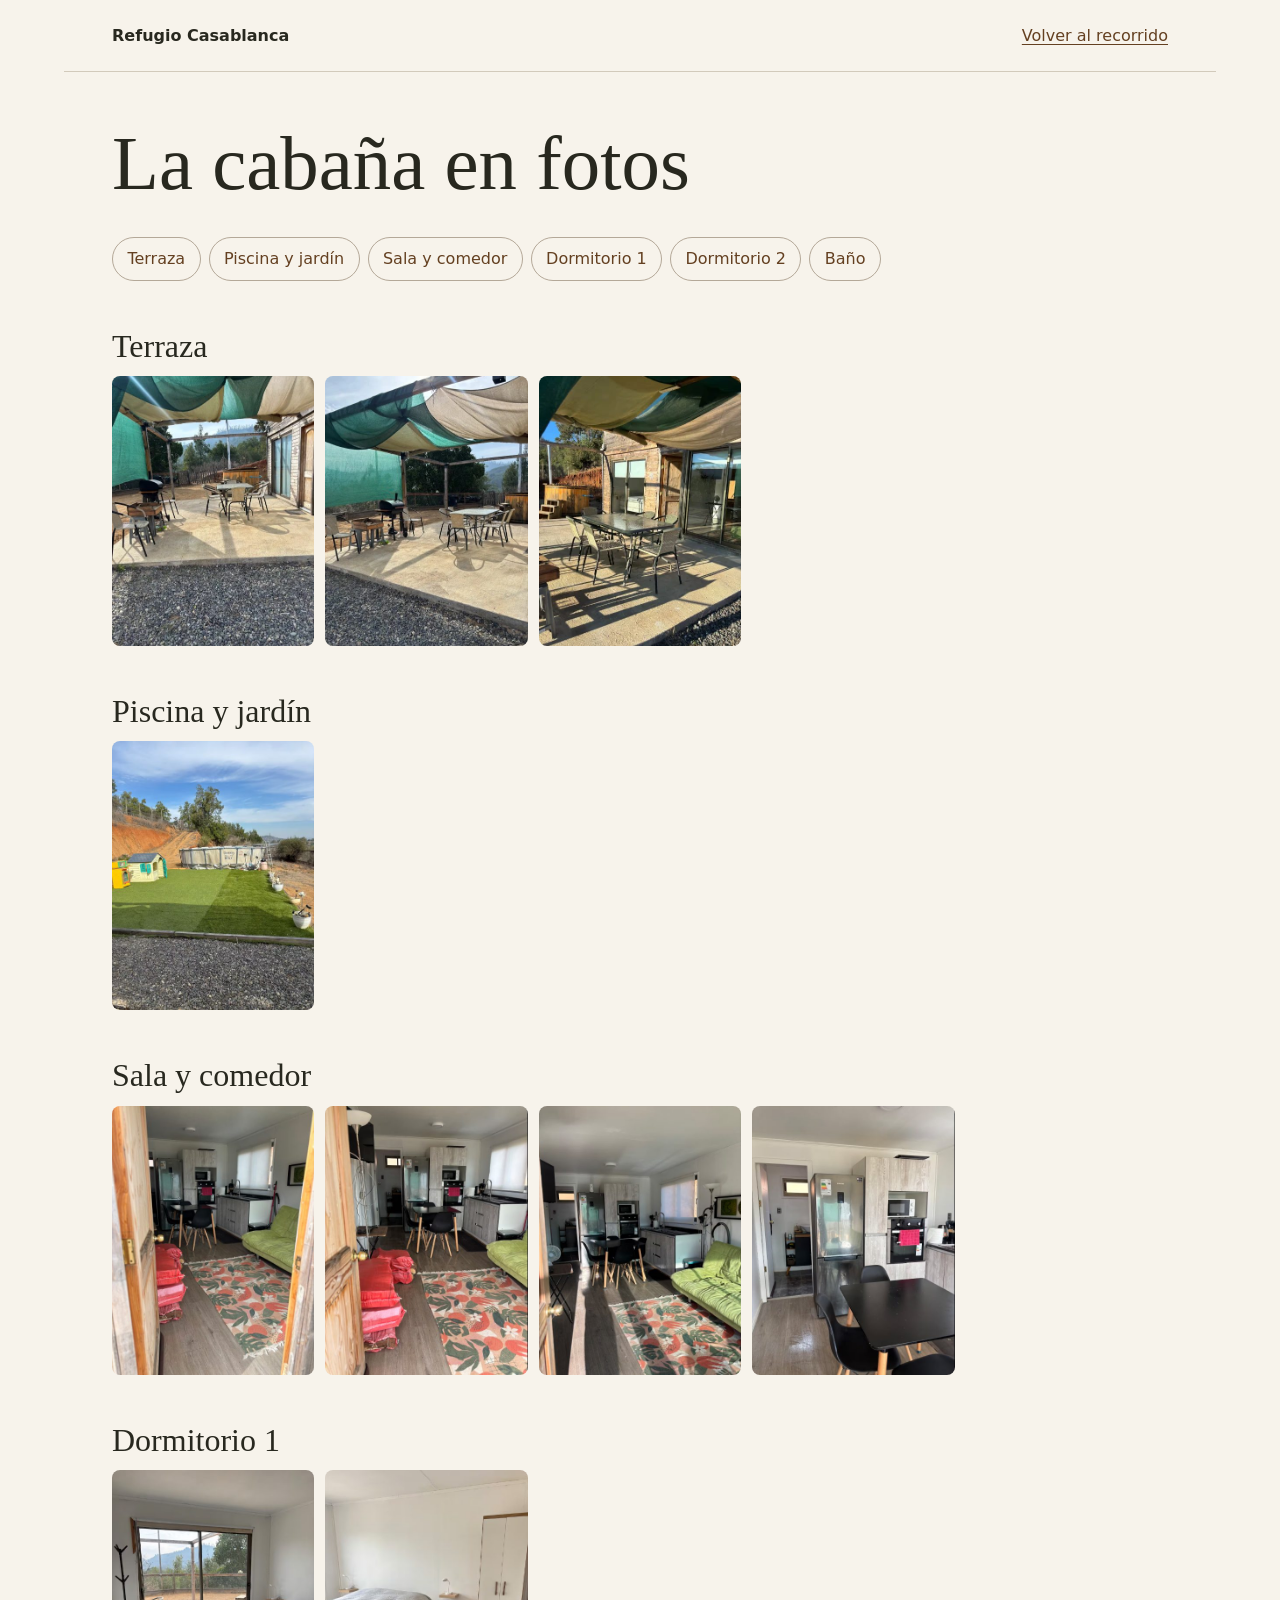
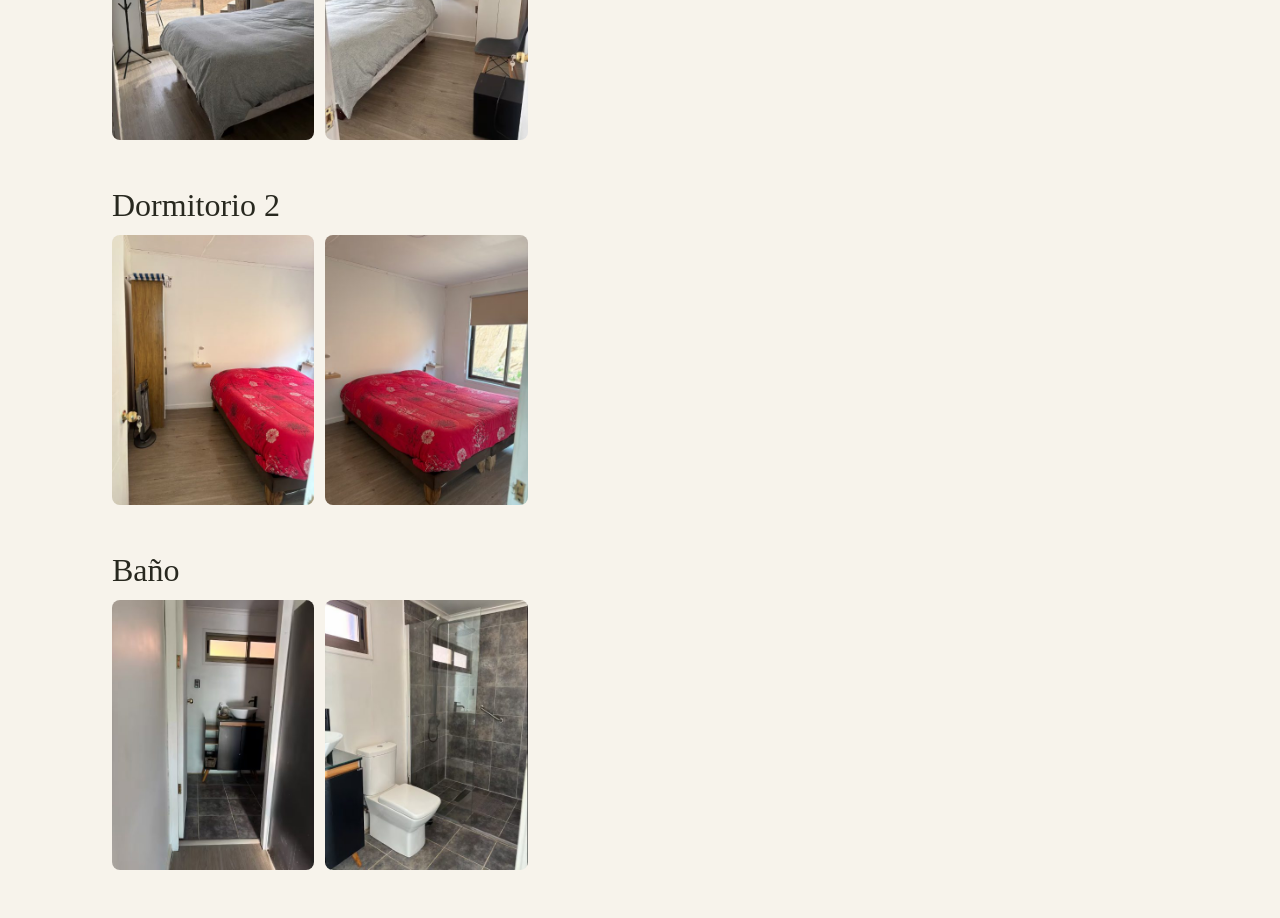
<file: galeria.html>
<!doctype html>
<html lang="es">
<head>
  <meta charset="utf-8">
  <meta name="viewport" content="width=device-width, initial-scale=1">
  <meta name="robots" content="noindex, nofollow">
  <title>Fotos · Refugio Casablanca</title>
  <link rel="stylesheet" href="./assets/galeria.css">
  <script type="module" src="./assets/galeria.js"></script>
</head>
<body>
<header><strong>Refugio Casablanca</strong><a id="back" href="./index.html"><span data-en="Back to tour" data-pt="Voltar ao passeio">Volver al recorrido</span></a></header>
<main><h1><span data-en="The cabin in photos" data-pt="A cabana em fotos">La cabaña en fotos</span></h1>
<nav><a href="#terraza"><span data-en="Terrace" data-pt="Terraço">Terraza</span></a>
<a href="#piscina"><span data-en="Pool and garden" data-pt="Piscina e jardim">Piscina y jardín</span></a>
<a href="#comedor"><span data-en="Living and dining area" data-pt="Sala de estar e jantar">Sala y comedor</span></a>
<a href="#hab1"><span data-en="Bedroom 1" data-pt="Quarto 1">Dormitorio 1</span></a>
<a href="#hab2"><span data-en="Bedroom 2" data-pt="Quarto 2">Dormitorio 2</span></a>
<a href="#bano"><span data-en="Bathroom" data-pt="Banheiro">Baño</span></a></nav>
<section id="terraza"><h2><span data-en="Terrace" data-pt="Terraço">Terraza</span></h2><div class="grid">
<a href="./fotos/terraza-1.jpg"><img src="./fotos/terraza-1.jpg" width="461" height="620" loading="lazy" alt="Mesa bajo la sombra de la terraza" data-en="Table on the shaded terrace" data-pt="Mesa no terraço à sombra"></a>
<a href="./fotos/terraza-2.jpg"><img src="./fotos/terraza-2.jpg" width="461" height="620" loading="lazy" alt="Sillas alrededor de la mesa exterior" data-en="Chairs around the outdoor table" data-pt="Cadeiras ao redor da mesa externa"></a>
<a href="./fotos/terraza-3.jpg"><img src="./fotos/terraza-3.jpg" width="461" height="620" loading="lazy" alt="Terraza cubierta junto a la cabaña" data-en="Covered terrace beside the cabin" data-pt="Terraço coberto junto à cabana"></a></div></section>
<section id="piscina"><h2><span data-en="Pool and garden" data-pt="Piscina e jardim">Piscina y jardín</span></h2><div class="grid">
<a href="./fotos/piscina-1.jpg"><img src="./fotos/piscina-1.jpg" width="461" height="620" loading="lazy" alt="Jardín y piscina frente a la cabaña" data-en="Garden and pool in front of the cabin" data-pt="Jardim e piscina em frente à cabana"></a></div></section>
<section id="comedor"><h2><span data-en="Living and dining area" data-pt="Sala de estar e jantar">Sala y comedor</span></h2><div class="grid">
<a href="./fotos/comedor-1.jpg"><img src="./fotos/comedor-1.jpg" width="468" height="620" loading="lazy" alt="Entrada al comedor desde la puerta" data-en="Dining area from the doorway" data-pt="Entrada da sala de jantar"></a>
<a href="./fotos/comedor-2.jpg"><img src="./fotos/comedor-2.jpg" width="468" height="620" loading="lazy" alt="Mesa y sofá vistos desde la entrada" data-en="Table and sofa from the entrance" data-pt="Mesa e sofá vistos da entrada"></a>
<a href="./fotos/comedor-3.jpg"><img src="./fotos/comedor-3.jpg" width="468" height="620" loading="lazy" alt="Sala de estar junto al comedor" data-en="Living area beside the dining table" data-pt="Sala de estar junto à mesa de jantar"></a>
<a href="./fotos/comedor-4.jpg"><img src="./fotos/comedor-4.jpg" width="468" height="620" loading="lazy" alt="Cocina abierta al comedor" data-en="Open kitchen beside the dining area" data-pt="Cozinha aberta para a sala de jantar"></a></div></section>
<section id="hab1"><h2><span data-en="Bedroom 1" data-pt="Quarto 1">Dormitorio 1</span></h2><div class="grid">
<a href="./fotos/hab1-1.jpg"><img src="./fotos/hab1-1.jpg" width="461" height="620" loading="lazy" alt="Cama junto a la ventana con vista al jardín" data-en="Bed beside the garden-facing window" data-pt="Cama junto à janela com vista para o jardim"></a>
<a href="./fotos/hab1-2.jpg"><img src="./fotos/hab1-2.jpg" width="461" height="620" loading="lazy" alt="Primer dormitorio visto desde la puerta" data-en="First bedroom from the doorway" data-pt="Primeiro quarto visto da porta"></a></div></section>
<section id="hab2"><h2><span data-en="Bedroom 2" data-pt="Quarto 2">Dormitorio 2</span></h2><div class="grid">
<a href="./fotos/hab2-1.jpg"><img src="./fotos/hab2-1.jpg" width="461" height="620" loading="lazy" alt="Segundo dormitorio con cama de cubierta roja" data-en="Second bedroom with red bedspread" data-pt="Segundo quarto com colcha vermelha"></a>
<a href="./fotos/hab2-2.jpg"><img src="./fotos/hab2-2.jpg" width="461" height="620" loading="lazy" alt="Cama del segundo dormitorio junto a la ventana" data-en="Second bedroom bed beside the window" data-pt="Cama do segundo quarto junto à janela"></a></div></section>
<section id="bano"><h2><span data-en="Bathroom" data-pt="Banheiro">Baño</span></h2><div class="grid">
<a href="./fotos/bano-1.jpg"><img src="./fotos/bano-1.jpg" width="468" height="620" loading="lazy" alt="Zona de ducha del baño" data-en="Bathroom shower area" data-pt="Área do chuveiro"></a>
<a href="./fotos/bano-2.jpg"><img src="./fotos/bano-2.jpg" width="468" height="620" loading="lazy" alt="Lavamanos e inodoro" data-en="Washbasin and toilet" data-pt="Pia e vaso sanitário"></a></div></section></main>
</body>
</html>
</file>
<file: assets/galeria.css>
* { box-sizing: border-box; }
body { margin: 0; color: #28281f; background: #f7f3eb; font: 1rem/1.5 system-ui, sans-serif; }
header, main { max-width: 72rem; margin: auto; padding: 0 clamp(1rem, 4vw, 3rem); }
header { display: flex; justify-content: space-between; align-items: center; gap: 1rem; min-height: 4.5rem; border-bottom: 1px solid #d2cabb; }
a { color: #644021; text-underline-offset: .2em; }
h1, h2 { font-family: Georgia, serif; font-weight: normal; line-height: 1.1; }
h1 { font-size: clamp(2.7rem, 6vw, 5rem); margin: .65em 0 .4em; }
nav { display: flex; gap: .5rem; flex-wrap: wrap; }
nav a { border: 1px solid #b4a898; padding: .55rem .9rem; border-radius: 2rem; text-decoration: none; }
nav a:hover { background: #e9e2d6; }
section { margin: 3rem 0; scroll-margin-top: 1rem; }
h2 { font-size: 2rem; margin: 0 0 .75rem; }
.grid { display: grid; grid-template-columns: repeat(auto-fill, minmax(min(12.5rem, 100%), 1fr)); gap: .7rem; }
.grid a { display: block; }
img { display: block; width: 100%; height: auto; aspect-ratio: 3/4; object-fit: cover; border-radius: .5rem; background: #e1d9cb; }
:focus-visible { outline: 3px solid #2681c2; outline-offset: 3px; }
@media (max-width: 500px) { .grid { grid-template-columns: repeat(2, minmax(0, 1fr)); } }
</file>
